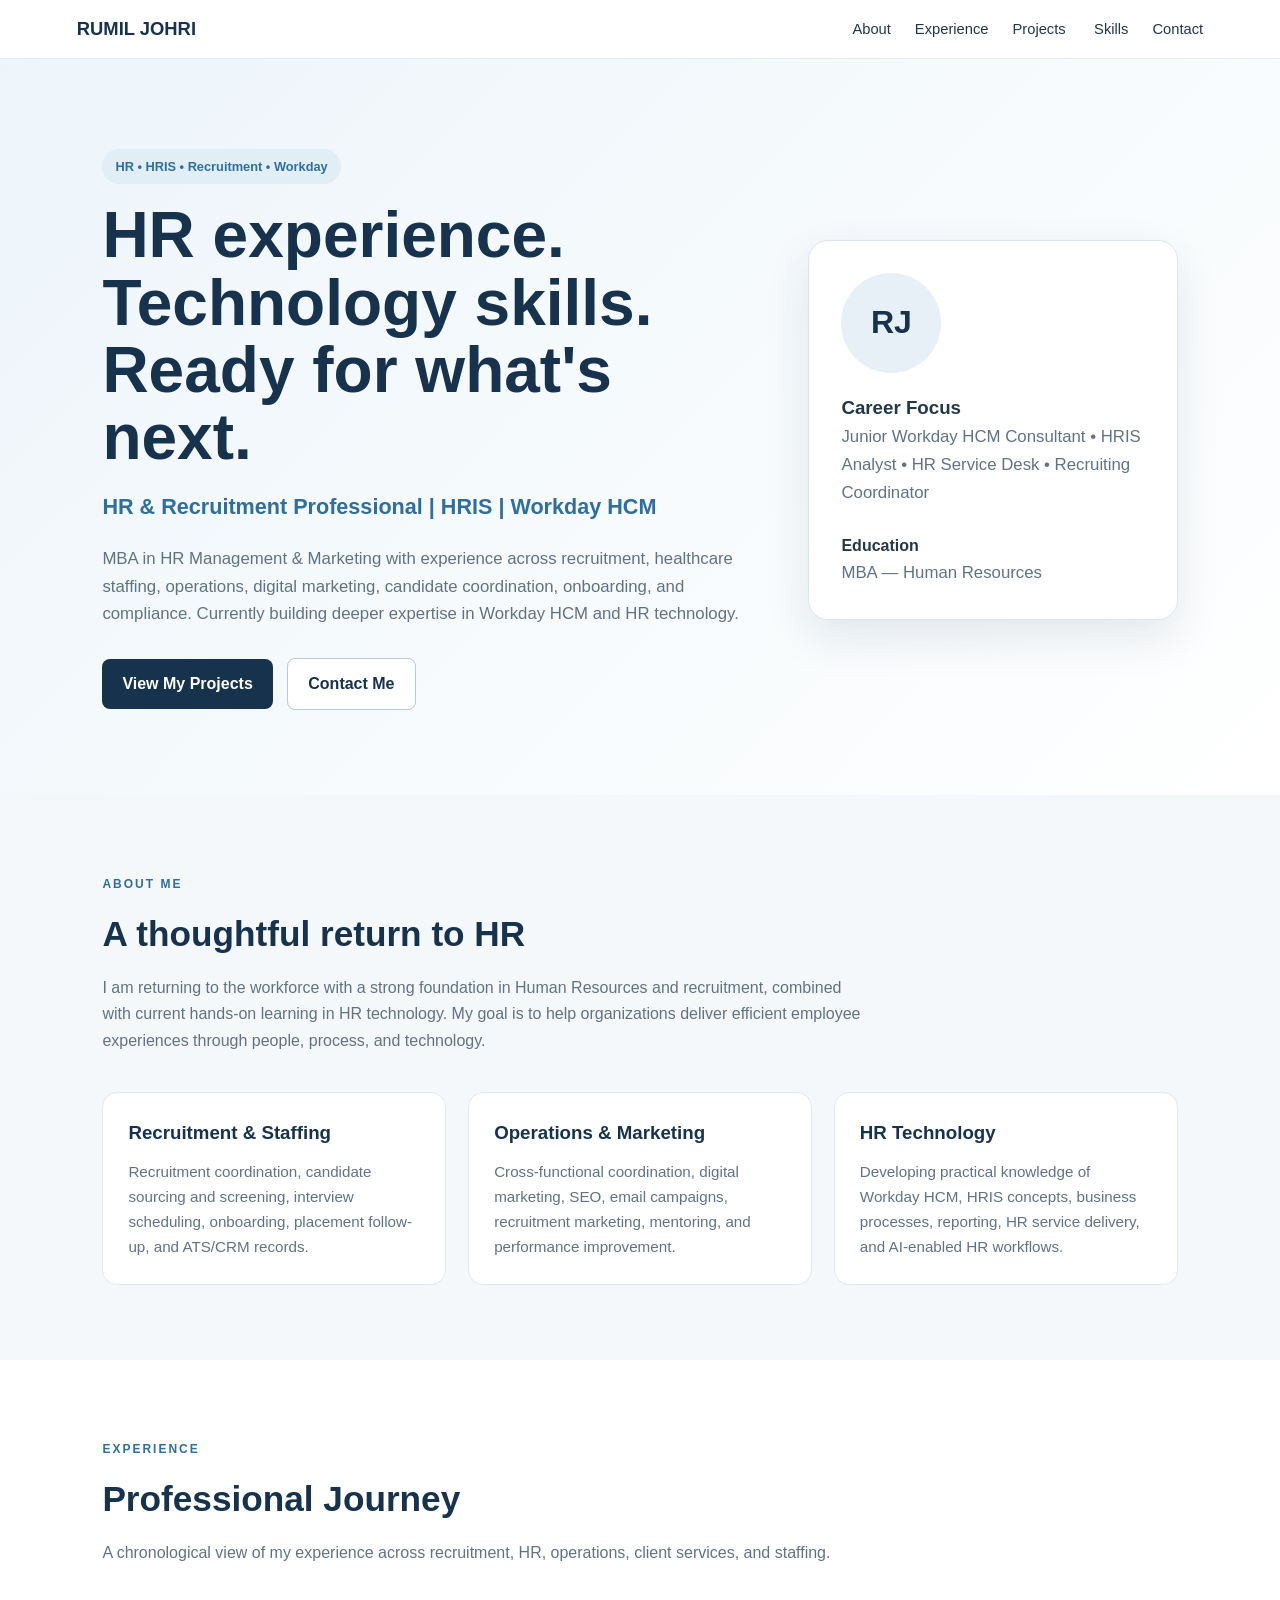
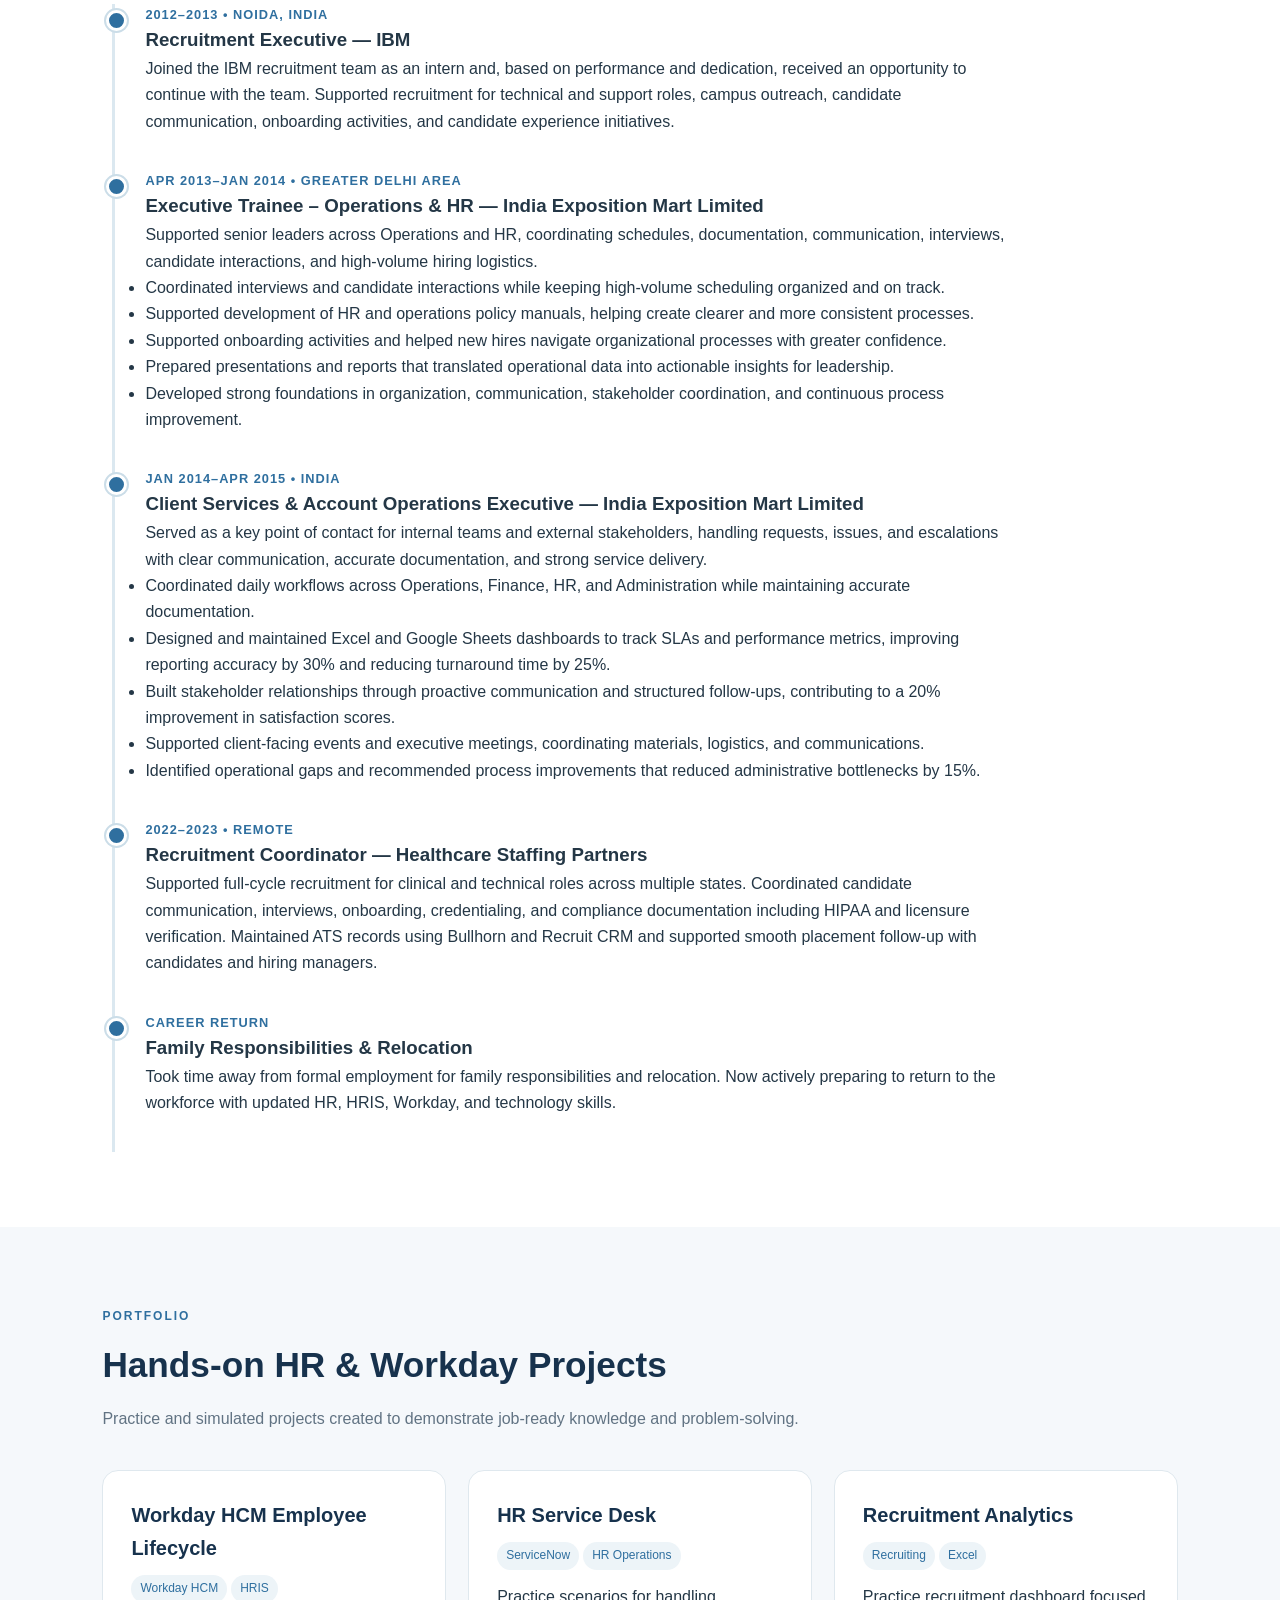
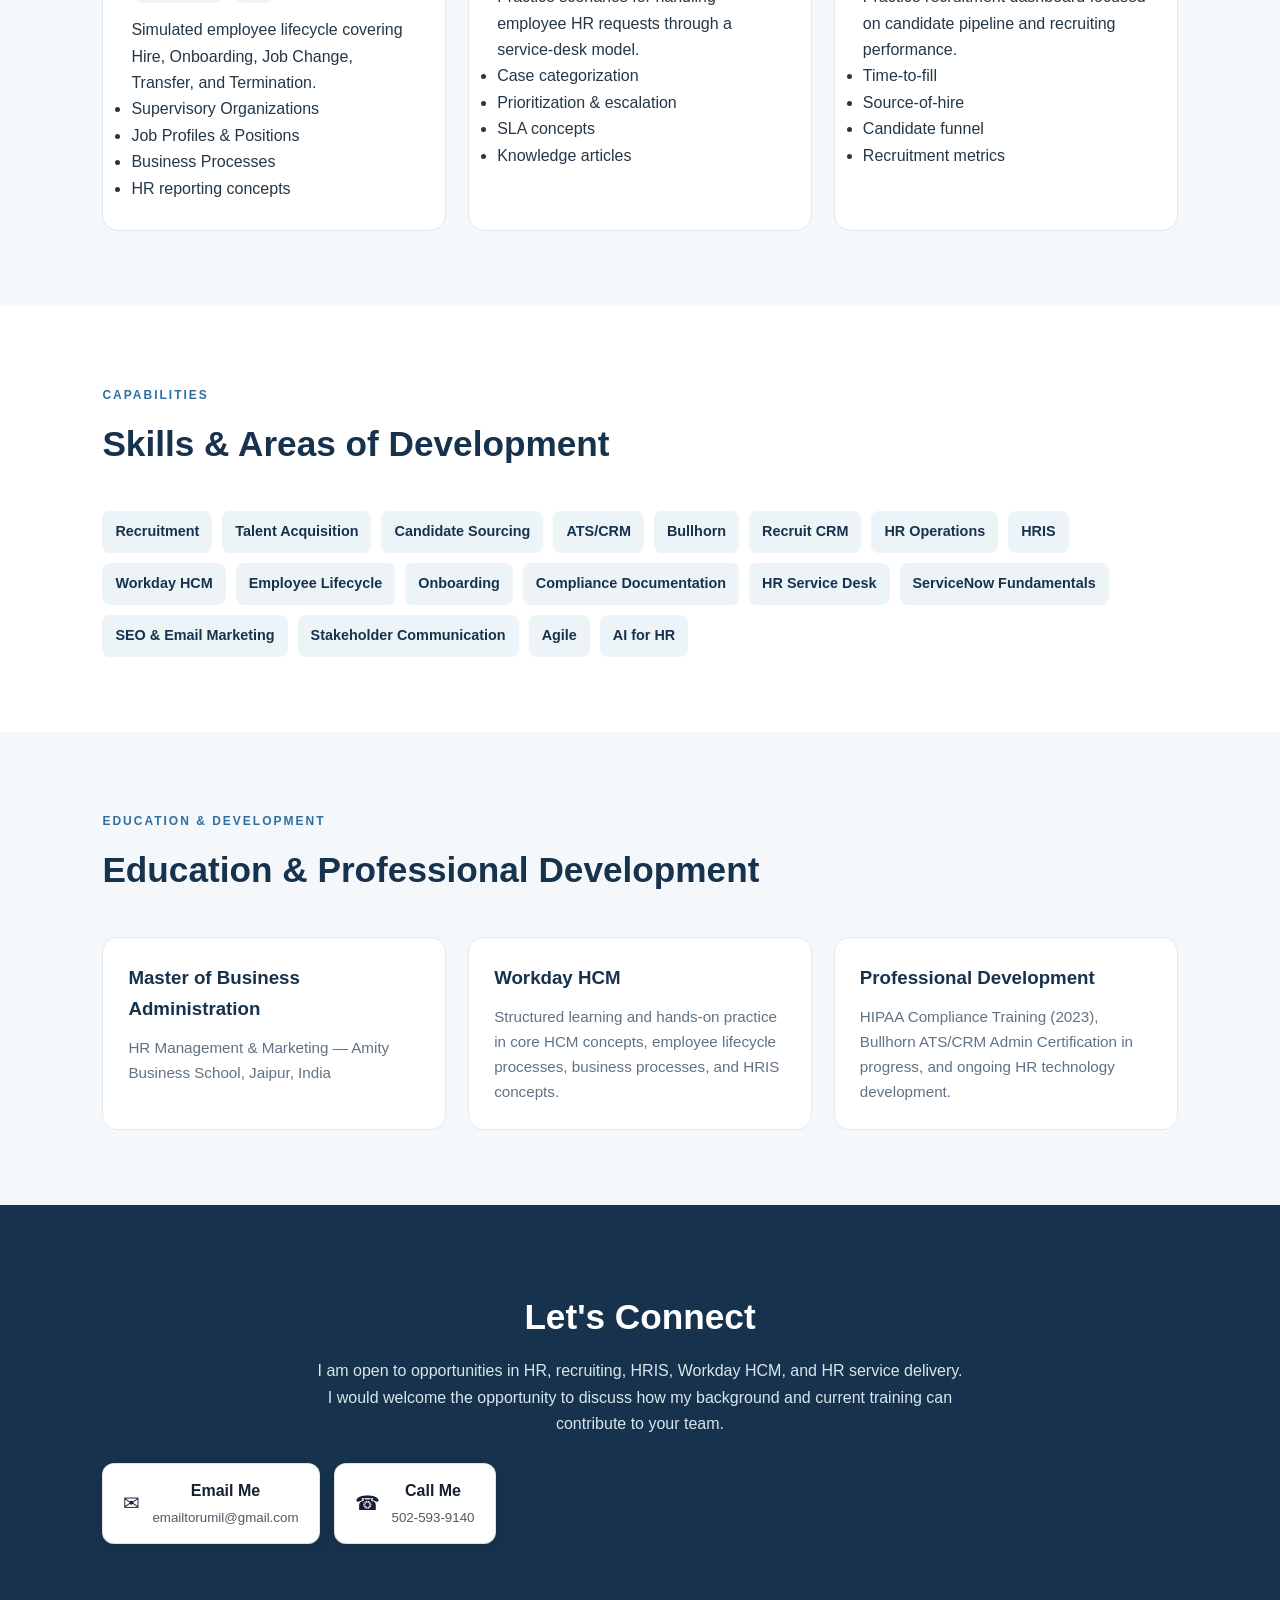
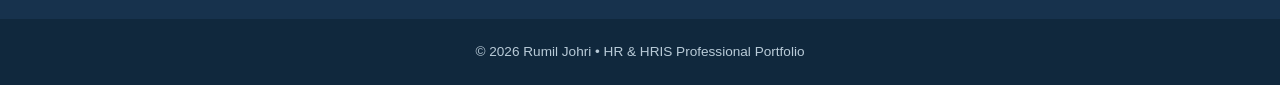
<file: rumil_johri_hr_portfolio.html.html>
<!DOCTYPE html>
<html lang="en">
<head>
<meta charset="UTF-8">
<meta name="viewport" content="width=device-width, initial-scale=1.0">
<title>Rumil Johri | HR & HRIS Professional</title>
<style>
:root{--navy:#17324d;--blue:#2f6f9f;--light:#f5f8fb;--text:#243746;--muted:#617383;--white:#fff;--gold:#d6a84f}
*{box-sizing:border-box;margin:0;padding:0}
html{scroll-behavior:smooth}
body{font-family:Arial,Helvetica,sans-serif;color:var(--text);line-height:1.65;background:#fff}
nav{position:sticky;top:0;z-index:10;background:rgba(255,255,255,.96);border-bottom:1px solid #e5ebf0;padding:14px 6%;display:flex;justify-content:space-between;align-items:center}
.logo{font-weight:800;color:var(--navy);font-size:1.15rem}
nav a{color:var(--text);text-decoration:none;margin-left:24px;font-size:.92rem}
nav a:hover{color:var(--blue)}
.hero{background:linear-gradient(135deg,#edf5fa,#fff);padding:90px 8% 85px;display:grid;grid-template-columns:1.4fr .8fr;gap:60px;align-items:center}
.badge{display:inline-block;background:#e2eef6;color:var(--blue);padding:7px 13px;border-radius:30px;font-weight:700;font-size:.8rem;margin-bottom:18px}
h1{font-size:clamp(2.5rem,5vw,4.7rem);line-height:1.05;color:var(--navy);margin-bottom:18px}
.hero h2{font-size:1.35rem;color:var(--blue);font-weight:600;margin-bottom:20px}
.hero p{max-width:700px;color:var(--muted);font-size:1.05rem}
.buttons{margin-top:30px}
.btn{display:inline-block;text-decoration:none;padding:12px 20px;border-radius:8px;margin-right:10px;font-weight:700}
.primary{background:var(--navy);color:white}.secondary{border:1px solid #b9c9d5;color:var(--navy);background:#fff}
.profile-card{background:white;border:1px solid #dce6ed;border-radius:20px;padding:32px;box-shadow:0 18px 45px rgba(23,50,77,.10)}
.profile-card .circle{width:100px;height:100px;border-radius:50%;background:#e7f0f6;display:grid;place-items:center;color:var(--navy);font-size:2rem;font-weight:800;margin-bottom:20px}
section{padding:75px 8%}
.section-head{max-width:760px;margin-bottom:38px}
.eyebrow{text-transform:uppercase;letter-spacing:2px;color:var(--blue);font-weight:800;font-size:.75rem}
h2{font-size:2.2rem;color:var(--navy);margin:8px 0 12px}
.section-head p{color:var(--muted)}
.about{background:var(--light)}
.grid{display:grid;grid-template-columns:repeat(3,1fr);gap:22px}
.card{background:white;border:1px solid #e1e9ef;border-radius:15px;padding:25px}
.card h3{color:var(--navy);margin-bottom:10px}
.card p,.card li{color:var(--muted);font-size:.95rem}
.card ul{padding-left:19px}
.timeline{max-width:900px;border-left:3px solid #dbe8f0;margin-left:10px}
.timeline-item{padding:0 0 35px 30px;position:relative}
.timeline-item:before{content:"";position:absolute;left:-9px;top:6px;width:15px;height:15px;background:var(--blue);border-radius:50%;border:3px solid white;box-shadow:0 0 0 2px #cbdde8}
.date{font-size:.8rem;color:var(--blue);font-weight:800;text-transform:uppercase;letter-spacing:1px}
.project{background:#fff;border:1px solid #dfe8ee;border-radius:16px;padding:28px}
.project h3{color:var(--navy);font-size:1.25rem}
.project .tag{display:inline-block;background:#edf4f8;color:var(--blue);padding:4px 9px;border-radius:20px;font-size:.75rem;margin:10px 4px 14px 0}
.skills{display:flex;flex-wrap:wrap;gap:10px}
.skill{padding:9px 13px;background:#edf4f8;border-radius:8px;color:var(--navy);font-weight:700;font-size:.9rem}
.contact{background:var(--navy);color:white;text-align:center}
.contact h2{color:white}.contact p{color:#d9e5ed;max-width:650px;margin:0 auto 25px}
.contact .btn{background:white;color:var(--navy)}
footer{background:#10283d;color:#b9cbd8;text-align:center;padding:22px;font-size:.85rem}
@media(max-width:800px){nav{display:block;text-align:center}.logo{margin-bottom:8px}nav a{margin:0 7px;font-size:.8rem}.hero{grid-template-columns:1fr;padding-top:60px}.grid{grid-template-columns:1fr}section{padding:55px 6%}}
</style>

<style id="contact-button-styles">
.contact-details {
  display: flex;
  flex-wrap: wrap;
  gap: 14px;
  margin-top: 18px;
}
.contact-button {
  display: flex;
  align-items: center;
  gap: 12px;
  padding: 13px 18px;
  border-radius: 12px;
  text-decoration: none;
  background: rgba(255,255,255,.08);
  border: 1px solid rgba(255,255,255,.18);
  color: inherit;
  transition: transform .2s ease, background .2s ease, box-shadow .2s ease;
}
.contact-button:hover {
  transform: translateY(-2px);
  background: rgba(255,255,255,.14);
  box-shadow: 0 8px 24px rgba(0,0,0,.12);
}
.contact-button .contact-icon {
  font-size: 1.25rem;
}
.contact-button strong,
.contact-button small {
  display: block;
}
.contact-button small {
  margin-top: 3px;
  opacity: .82;
}
@media (max-width: 600px) {
  .contact-button { width: 100%; }
}
</style>


<style>
.contact-buttons{display:flex;flex-wrap:wrap;gap:14px;margin-top:24px}
.contact-button{display:flex;align-items:center;gap:12px;padding:14px 20px;border-radius:12px;text-decoration:none!important;background:#fff;color:#172033!important;border:1px solid rgba(0,0,0,.12);box-shadow:0 5px 16px rgba(0,0,0,.08);transition:.2s ease}
.contact-button:hover{transform:translateY(-2px);box-shadow:0 8px 22px rgba(0,0,0,.14)}
.contact-icon{font-size:22px;line-height:1}
.contact-button strong,.contact-button small{display:block}
.contact-button small{margin-top:3px;opacity:.75}
@media(max-width:600px){.contact-button{width:100%;box-sizing:border-box}}
</style>
</head>
<body>

<nav>
  <div class="logo">RUMIL JOHRI</div>
  <div>
    <a href="#about">About</a><a href="#experience">Experience</a><a href="#projects">Projects</a>
    <a href="#skills">Skills</a><a href="#contact">Contact</a>
  </div>
</nav>

<header class="hero">
  <div>
    <span class="badge">HR • HRIS • Recruitment • Workday</span>
    <h1>HR experience. Technology skills. Ready for what's next.</h1>
    <h2>HR & Recruitment Professional | HRIS | Workday HCM</h2>
    <p>
      MBA in HR Management & Marketing with experience across recruitment, healthcare staffing,
      operations, digital marketing, candidate coordination, onboarding, and compliance.
      Currently building deeper expertise in Workday HCM and HR technology.
    </p>
    <div class="buttons">
      <a class="btn primary" href="#projects">View My Projects</a>
      <a class="btn secondary" href="#contact">Contact Me</a>
    </div>
  </div>
  <div class="profile-card">
    <div class="circle">RJ</div>
    <h3>Career Focus</h3>
    <p>Junior Workday HCM Consultant • HRIS Analyst • HR Service Desk • Recruiting Coordinator</p>
    <br>
    <strong>Education</strong>
    <p>MBA — Human Resources</p>
  </div>
</header>

<section id="about" class="about">
  <div class="section-head">
    <span class="eyebrow">About Me</span>
    <h2>A thoughtful return to HR</h2>
    <p>
      I am returning to the workforce with a strong foundation in Human Resources and recruitment,
      combined with current hands-on learning in HR technology. My goal is to help organizations
      deliver efficient employee experiences through people, process, and technology.
    </p>
  </div>
  <div class="grid">
    <div class="card"><h3>Recruitment & Staffing</h3><p>Recruitment coordination, candidate sourcing and screening, interview scheduling, onboarding, placement follow-up, and ATS/CRM records.</p></div>
    <div class="card"><h3>Operations & Marketing</h3><p>Cross-functional coordination, digital marketing, SEO, email campaigns, recruitment marketing, mentoring, and performance improvement.</p></div>
    <div class="card"><h3>HR Technology</h3><p>Developing practical knowledge of Workday HCM, HRIS concepts, business processes, reporting, HR service delivery, and AI-enabled HR workflows.</p></div>
  </div>
</section>

<section id="experience">
  <div class="section-head">
    <span class="eyebrow">Experience</span>
    <h2>Professional Journey</h2>
    <p>A chronological view of my experience across recruitment, HR, operations, client services, and staffing.</p>
  </div>
  <div class="timeline">
    <div class="timeline-item">
      <div class="date">2012–2013 • Noida, India</div>
      <h3>Recruitment Executive — IBM</h3>
      <p>
        Joined the IBM recruitment team as an intern and, based on performance and dedication,
        received an opportunity to continue with the team. Supported recruitment for technical
        and support roles, campus outreach, candidate communication, onboarding activities,
        and candidate experience initiatives.
      </p>
    </div>

    <div class="timeline-item">
      <div class="date">Apr 2013–Jan 2014 • Greater Delhi Area</div>
      <h3>Executive Trainee – Operations & HR — India Exposition Mart Limited</h3>
      <p>
        Supported senior leaders across Operations and HR, coordinating schedules, documentation,
        communication, interviews, candidate interactions, and high-volume hiring logistics.
      </p>
      <ul>
        <li>Coordinated interviews and candidate interactions while keeping high-volume scheduling organized and on track.</li>
        <li>Supported development of HR and operations policy manuals, helping create clearer and more consistent processes.</li>
        <li>Supported onboarding activities and helped new hires navigate organizational processes with greater confidence.</li>
        <li>Prepared presentations and reports that translated operational data into actionable insights for leadership.</li>
        <li>Developed strong foundations in organization, communication, stakeholder coordination, and continuous process improvement.</li>
      </ul>
    </div>

    <div class="timeline-item">
      <div class="date">Jan 2014–Apr 2015 • India</div>
      <h3>Client Services & Account Operations Executive — India Exposition Mart Limited</h3>
      <p>
        Served as a key point of contact for internal teams and external stakeholders, handling
        requests, issues, and escalations with clear communication, accurate documentation, and
        strong service delivery.
      </p>
      <ul>
        <li>Coordinated daily workflows across Operations, Finance, HR, and Administration while maintaining accurate documentation.</li>
        <li>Designed and maintained Excel and Google Sheets dashboards to track SLAs and performance metrics, improving reporting accuracy by 30% and reducing turnaround time by 25%.</li>
        <li>Built stakeholder relationships through proactive communication and structured follow-ups, contributing to a 20% improvement in satisfaction scores.</li>
        <li>Supported client-facing events and executive meetings, coordinating materials, logistics, and communications.</li>
        <li>Identified operational gaps and recommended process improvements that reduced administrative bottlenecks by 15%.</li>
      </ul>
    </div>

    <div class="timeline-item">
      <div class="date">2022–2023 • Remote</div>
      <h3>Recruitment Coordinator — Healthcare Staffing Partners</h3>
      <p>
        Supported full-cycle recruitment for clinical and technical roles across multiple states.
        Coordinated candidate communication, interviews, onboarding, credentialing, and compliance
        documentation including HIPAA and licensure verification. Maintained ATS records using
        Bullhorn and Recruit CRM and supported smooth placement follow-up with candidates and hiring managers.
      </p>
    </div>

    <div class="timeline-item">
      <div class="date">Career Return</div>
      <h3>Family Responsibilities & Relocation</h3>
      <p>
        Took time away from formal employment for family responsibilities and relocation.
        Now actively preparing to return to the workforce with updated HR, HRIS, Workday,
        and technology skills.
      </p>
    </div>
  </div>
</section>

<section id="projects" class="about">
  <div class="section-head">
    <span class="eyebrow">Portfolio</span>
    <h2>Hands-on HR & Workday Projects</h2>
    <p>Practice and simulated projects created to demonstrate job-ready knowledge and problem-solving.</p>
  </div>
  <div class="grid">
    <div class="project">
      <h3>Workday HCM Employee Lifecycle</h3>
      <span class="tag">Workday HCM</span><span class="tag">HRIS</span>
      <p>Simulated employee lifecycle covering Hire, Onboarding, Job Change, Transfer, and Termination.</p>
      <ul><li>Supervisory Organizations</li><li>Job Profiles & Positions</li><li>Business Processes</li><li>HR reporting concepts</li></ul>
    </div>
    <div class="project">
      <h3>HR Service Desk</h3>
      <span class="tag">ServiceNow</span><span class="tag">HR Operations</span>
      <p>Practice scenarios for handling employee HR requests through a service-desk model.</p>
      <ul><li>Case categorization</li><li>Prioritization & escalation</li><li>SLA concepts</li><li>Knowledge articles</li></ul>
    </div>
    <div class="project">
      <h3>Recruitment Analytics</h3>
      <span class="tag">Recruiting</span><span class="tag">Excel</span>
      <p>Practice recruitment dashboard focused on candidate pipeline and recruiting performance.</p>
      <ul><li>Time-to-fill</li><li>Source-of-hire</li><li>Candidate funnel</li><li>Recruitment metrics</li></ul>
    </div>
  </div>
</section>

<section id="skills">
  <div class="section-head">
    <span class="eyebrow">Capabilities</span>
    <h2>Skills & Areas of Development</h2>
  </div>
  <div class="skills">
    <span class="skill">Recruitment</span><span class="skill">Talent Acquisition</span>
    <span class="skill">Candidate Sourcing</span><span class="skill">ATS/CRM</span><span class="skill">Bullhorn</span>
    <span class="skill">Recruit CRM</span><span class="skill">HR Operations</span><span class="skill">HRIS</span>
    <span class="skill">Workday HCM</span><span class="skill">Employee Lifecycle</span><span class="skill">Onboarding</span>
    <span class="skill">Compliance Documentation</span><span class="skill">HR Service Desk</span>
    <span class="skill">ServiceNow Fundamentals</span><span class="skill">SEO & Email Marketing</span>
    <span class="skill">Stakeholder Communication</span><span class="skill">Agile</span><span class="skill">AI for HR</span>
  </div>
</section>

<section class="about">
  <div class="section-head">
    <span class="eyebrow">Education & Development</span>
    <h2>Education & Professional Development</h2>
  </div>
  <div class="grid">
    <div class="card"><h3>Master of Business Administration</h3><p>HR Management & Marketing — Amity Business School, Jaipur, India</p></div>
    <div class="card"><h3>Workday HCM</h3><p>Structured learning and hands-on practice in core HCM concepts, employee lifecycle processes, business processes, and HRIS concepts.</p></div>
    <div class="card"><h3>Professional Development</h3><p>HIPAA Compliance Training (2023), Bullhorn ATS/CRM Admin Certification in progress, and ongoing HR technology development.</p></div>
  </div>
</section>

<section id="contact" class="contact">
  <h2>Let's Connect</h2>
  <p>
    I am open to opportunities in HR, recruiting, HRIS, Workday HCM, and HR service delivery.
    I would welcome the opportunity to discuss how my background and current training can contribute to your team.
  </p>
  <div class="contact-buttons">
    <a class="contact-button" href="mailto:emailtorumil@gmail.com">
      <span class="contact-icon">✉</span>
      <span><strong>Email Me</strong><small>emailtorumil@gmail.com</small></span>
    </a>
    <a class="contact-button" href="tel:+15025939140">
      <span class="contact-icon">☎</span>
      <span><strong>Call Me</strong><small>502-593-9140</small></span>
    </a>
  </div>
</section>

<footer>© 2026 Rumil Johri • HR & HRIS Professional Portfolio</footer>
</body>
</html>
</file>
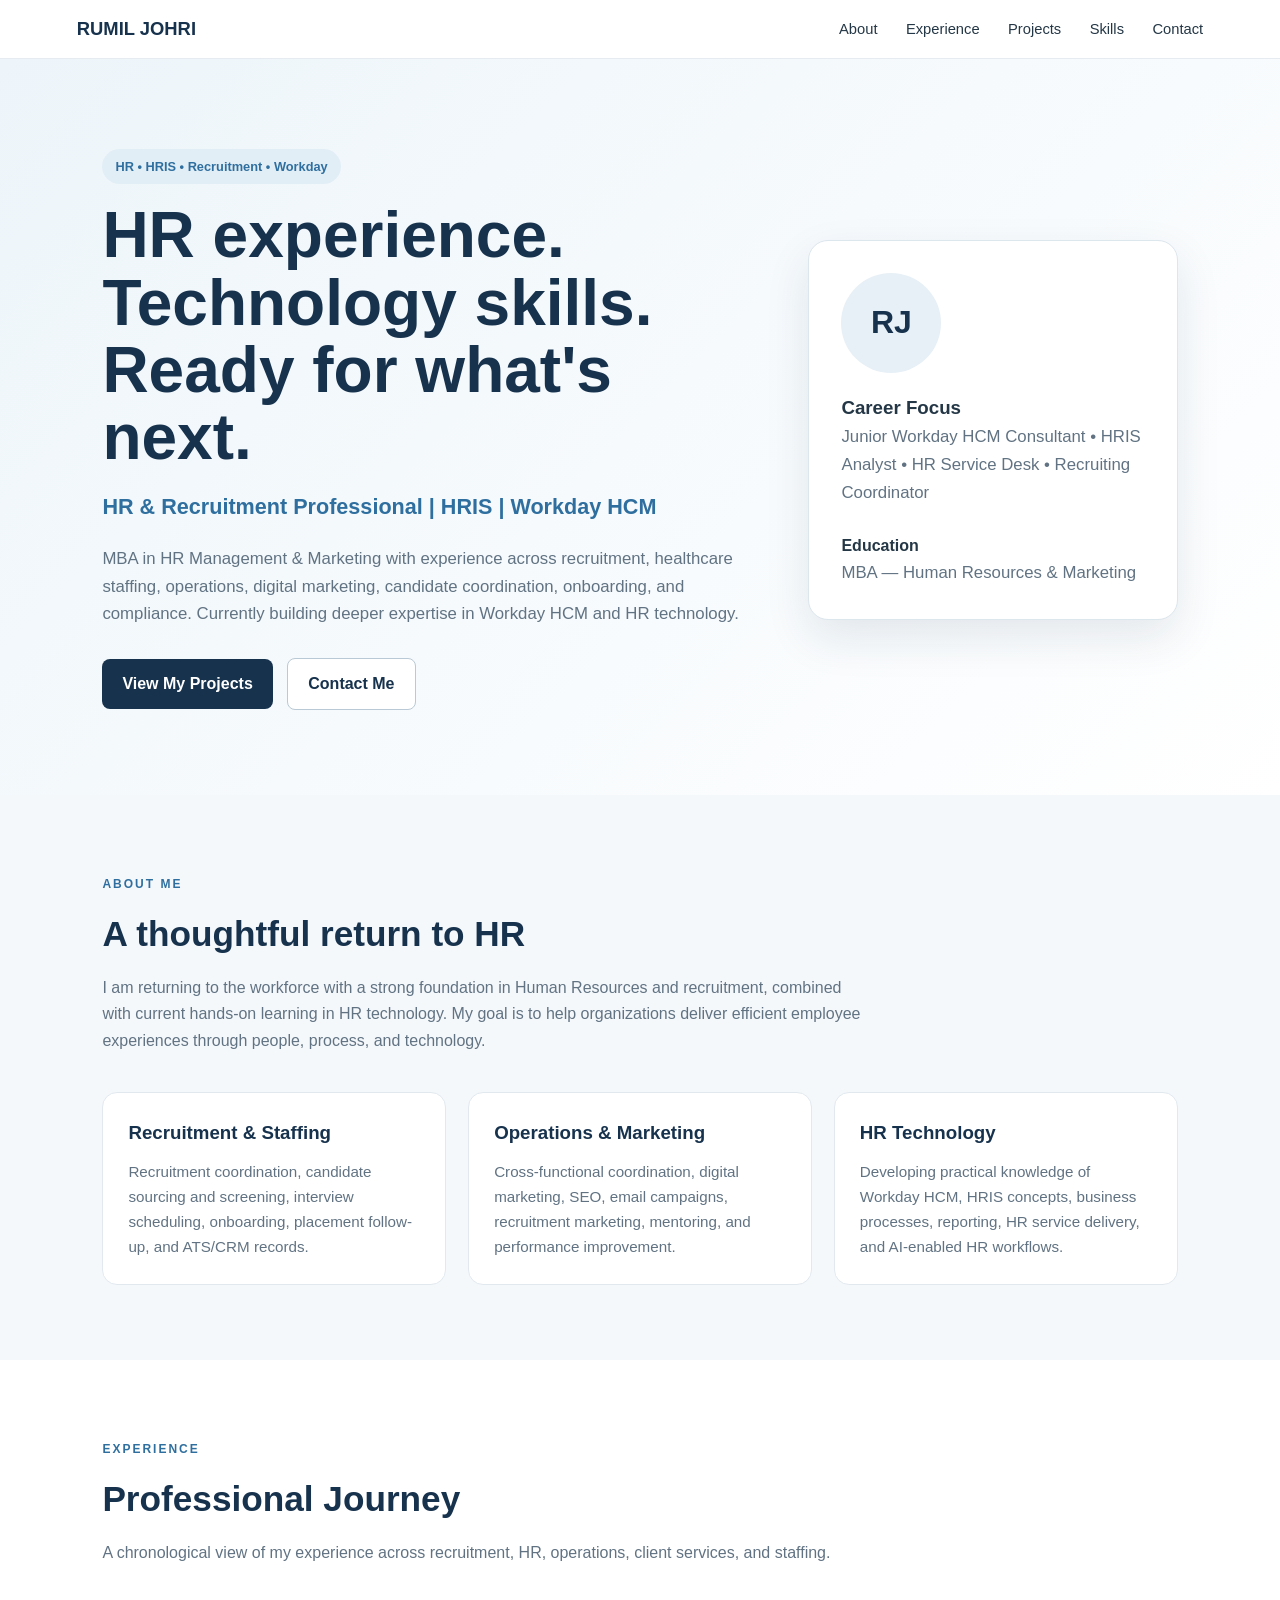
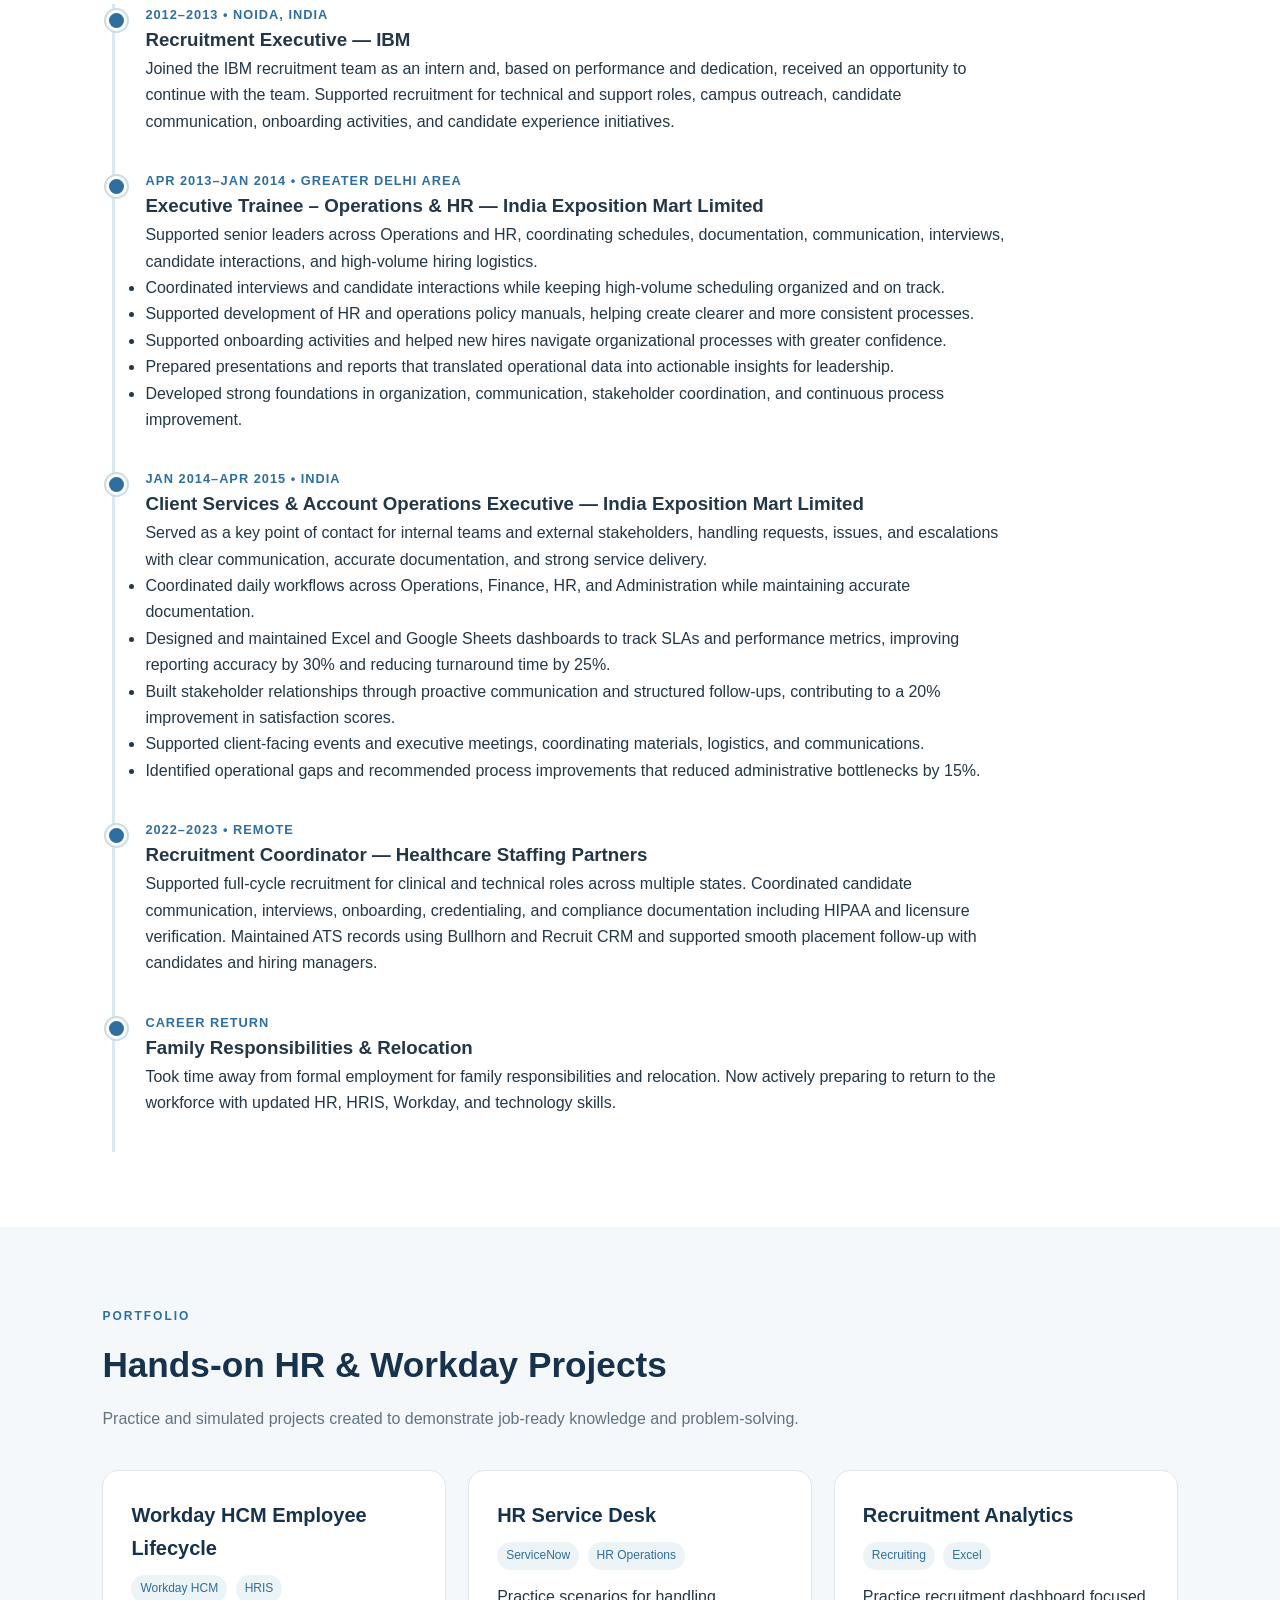
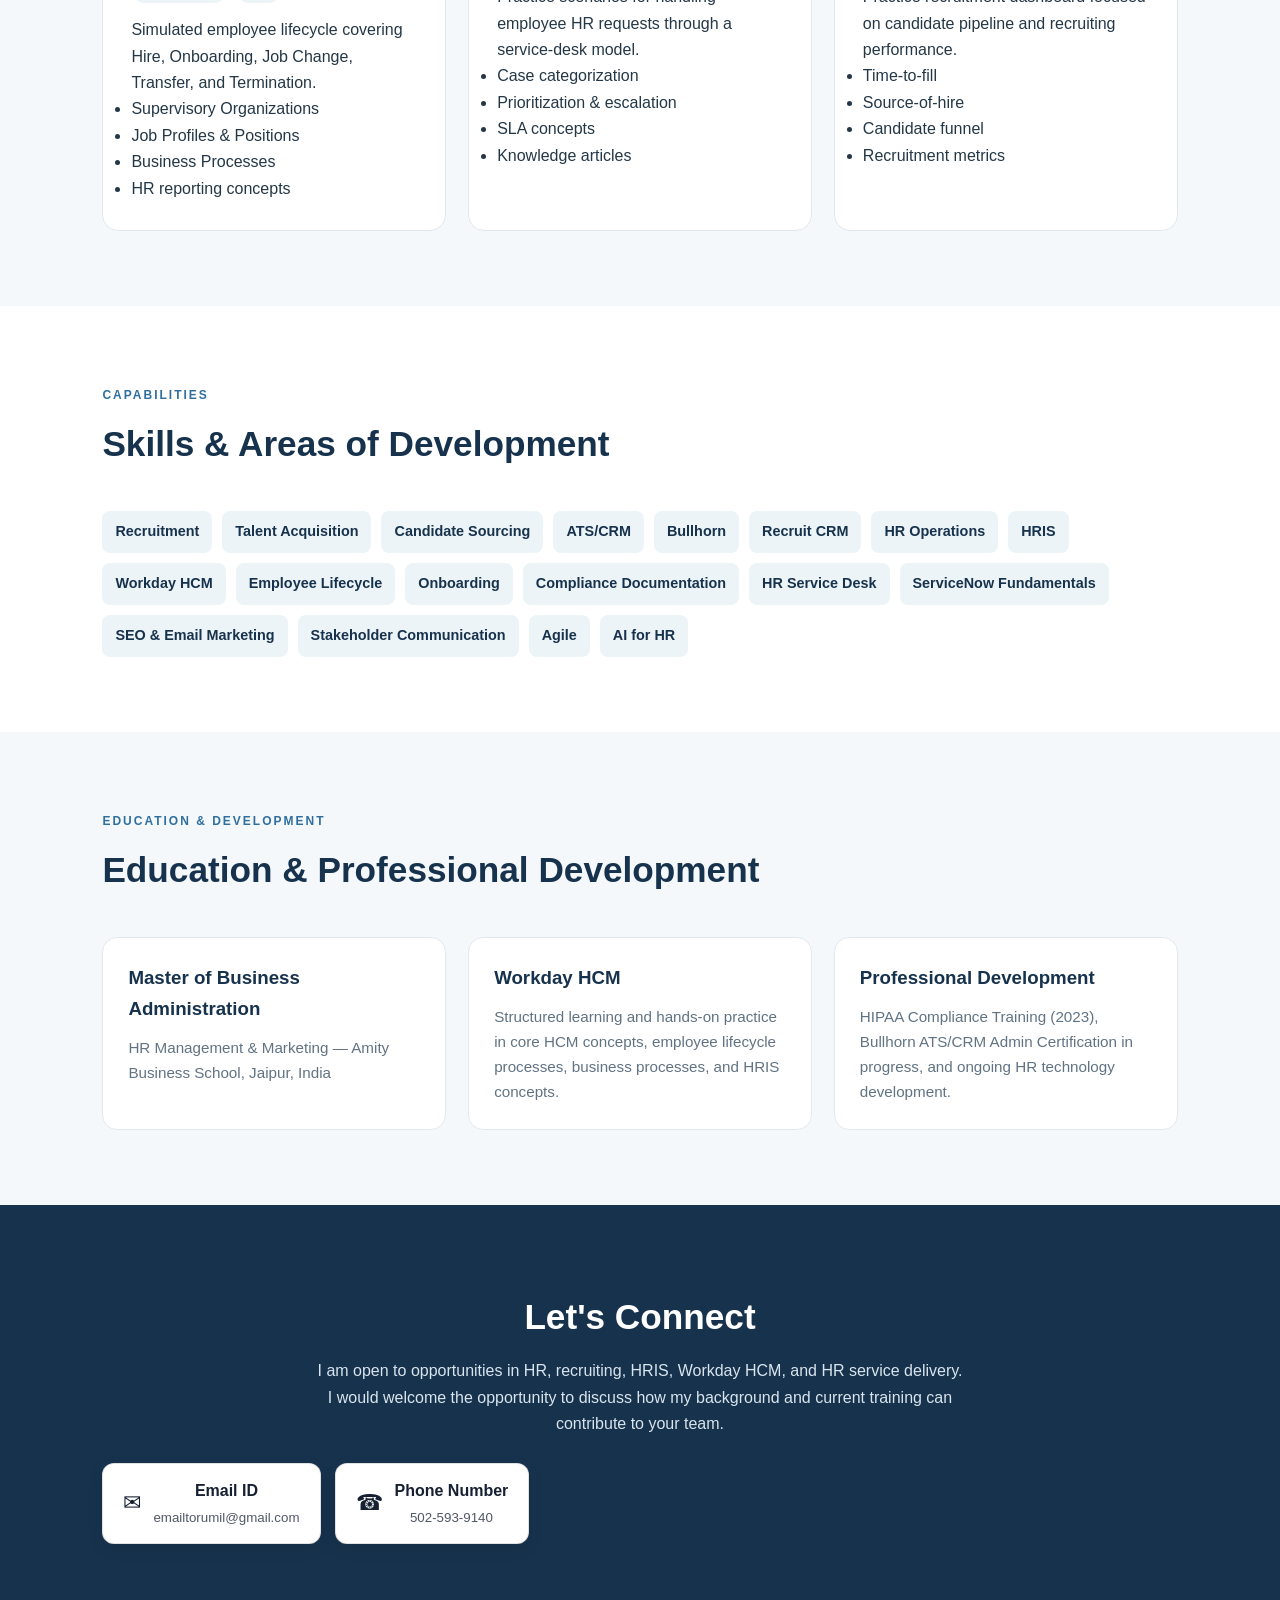
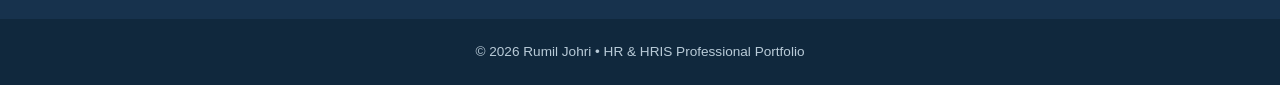
<file: Portfolio website/plain_html_portfolio/Rumil_johri portfolio.html>
<!DOCTYPE html>
<html lang="en">
<head>
  <meta charset="UTF-8" />
  <meta name="viewport" content="width=device-width, initial-scale=1.0" />
  <title>Rumil Johri | HR & HRIS Professional</title>

  <style>
    :root {
      --navy:#17324d;
      --blue:#2f6f9f;
      --light:#f5f8fb;
      --text:#243746;
      --muted:#617383;
      --white:#fff;
      --gold:#d6a84f
    }
    * { box-sizing:border-box; margin:0; padding:0; }
    html { scroll-behavior:smooth; }

    body{
      font-family:Arial,Helvetica,sans-serif;
      color:var(--text);
      line-height:1.65;
      background:#fff;
    }

    nav{
      position:sticky;
      top:0;
      z-index:10;
      background:rgba(255,255,255,.96);
      border-bottom:1px solid #e5ebf0;
      padding:14px 6%;
      display:flex;
      justify-content:space-between;
      align-items:center
    }
    .logo{ font-weight:800; color:var(--navy); font-size:1.15rem; }
    nav a{
      color:var(--text);
      text-decoration:none;
      margin-left:24px;
      font-size:.92rem
    }
    nav a:hover{ color:var(--blue); }

    .hero{
      background:linear-gradient(135deg,#edf5fa,#fff);
      padding:90px 8% 85px;
      display:grid;
      grid-template-columns:1.4fr .8fr;
      gap:60px;
      align-items:center
    }
    .badge{
      display:inline-block;
      background:#e2eef6;
      color:var(--blue);
      padding:7px 13px;
      border-radius:30px;
      font-weight:700;
      font-size:.8rem;
      margin-bottom:18px
    }
    h1{
      font-size:clamp(2.5rem,5vw,4.7rem);
      line-height:1.05;
      color:var(--navy);
      margin-bottom:18px
    }
    .hero h2{
      font-size:1.35rem;
      color:var(--blue);
      font-weight:600;
      margin-bottom:20px
    }
    .hero p{
      max-width:700px;
      color:var(--muted);
      font-size:1.05rem
    }

    .buttons{ margin-top:30px }
    .btn{
      display:inline-block;
      text-decoration:none;
      padding:12px 20px;
      border-radius:8px;
      margin-right:10px;
      font-weight:700
    }
    .primary{ background:var(--navy); color:white; }
    .secondary{ border:1px solid #b9c9d5; color:var(--navy); background:#fff; }

    .profile-card{
      background:white;
      border:1px solid #dce6ed;
      border-radius:20px;
      padding:32px;
      box-shadow:0 18px 45px rgba(23,50,77,.10)
    }
    .profile-card .circle{
      width:100px; height:100px;
      border-radius:50%;
      background:#e7f0f6;
      display:grid; place-items:center;
      color:var(--navy);
      font-size:2rem; font-weight:800;
      margin-bottom:20px
    }

    section{ padding:75px 8% }
    .section-head{ max-width:760px; margin-bottom:38px }
    .eyebrow{
      text-transform:uppercase;
      letter-spacing:2px;
      color:var(--blue);
      font-weight:800;
      font-size:.75rem
    }
    h2{ font-size:2.2rem; color:var(--navy); margin:8px 0 12px }
    .section-head p{ color:var(--muted) }
    .about{ background:var(--light) }

    .grid{
      display:grid;
      grid-template-columns:repeat(3,1fr);
      gap:22px
    }
    .card{
      background:white;
      border:1px solid #e1e9ef;
      border-radius:15px;
      padding:25px
    }
    .card h3{ color:var(--navy); margin-bottom:10px }
    .card p,.card li{ color:var(--muted); font-size:.95rem }
    .card ul{ padding-left:19px }

    .timeline{
      max-width:900px;
      border-left:3px solid #dbe8f0;
      margin-left:10px
    }
    .timeline-item{
      padding:0 0 35px 30px;
      position:relative
    }
    .timeline-item:before{
      content:"";
      position:absolute;
      left:-9px; top:6px;
      width:15px; height:15px;
      background:var(--blue);
      border-radius:50%;
      border:3px solid white;
      box-shadow:0 0 0 2px #cbdde8
    }
    .date{
      font-size:.8rem;
      color:var(--blue);
      font-weight:800;
      text-transform:uppercase;
      letter-spacing:1px
    }

    .project{
      background:#fff;
      border:1px solid #dfe8ee;
      border-radius:16px;
      padding:28px
    }
    .project h3{ color:var(--navy); font-size:1.25rem }
    .project .tag{
      display:inline-block;
      background:#edf4f8;
      color:var(--blue);
      padding:4px 9px;
      border-radius:20px;
      font-size:.75rem;
      margin:10px 4px 14px 0
    }

    .skills{
      display:flex;
      flex-wrap:wrap;
      gap:10px
    }
    .skill{
      padding:9px 13px;
      background:#edf4f8;
      border-radius:8px;
      color:var(--navy);
      font-weight:700;
      font-size:.9rem
    }

    .contact{
      background:var(--navy);
      color:white;
      text-align:center
    }
    .contact h2{ color:white }
    .contact p{
      color:#d9e5ed;
      max-width:650px;
      margin:0 auto 25px
    }

    /* Contact buttons */
    .contact-buttons{
      display:flex;
      flex-wrap:wrap;
      gap:14px;
      margin-top:24px
    }
    .contact-button{
      display:flex;
      align-items:center;
      gap:12px;
      padding:14px 20px;
      border-radius:12px;
      text-decoration:none!important;
      background:#fff;
      color:#172033!important;
      border:1px solid rgba(0,0,0,.12);
      box-shadow:0 5px 16px rgba(0,0,0,.08);
      transition:.2s ease
    }
    .contact-button:hover{
      transform:translateY(-2px);
      box-shadow:0 8px 22px rgba(0,0,0,.14)
    }
    .contact-icon{ font-size:22px; line-height:1 }
    .contact-button strong, .contact-button small{ display:block }
    .contact-button small{ margin-top:3px; opacity:.75 }

    footer{
      background:#10283d;
      color:#b9cbd8;
      text-align:center;
      padding:22px;
      font-size:.85rem
    }

    @media(max-width:800px){
      nav{ display:block; text-align:center }
      .logo{ margin-bottom:8px }
      nav a{ margin:0 7px; font-size:.8rem }
      .hero{ grid-template-columns:1fr; padding-top:60px }
      .grid{ grid-template-columns:1fr }
      section{ padding:55px 6% }
    }
    @media(max-width:600px){
      .contact-button{ width:100%; box-sizing:border-box }
    }
  </style>
</head>

<body>
  <nav>
    <div class="logo">RUMIL JOHRI</div>
    <div>
      <a href="#about">About</a>
      <a href="#experience">Experience</a>
      <a href="#projects">Projects</a>
      <a href="#skills">Skills</a>
      <a href="#contact">Contact</a>
    </div>
  </nav>

  <header class="hero">
    <div>
      <span class="badge">HR • HRIS • Recruitment • Workday</span>
      <h1>HR experience. Technology skills. Ready for what's next.</h1>
      <h2>HR & Recruitment Professional | HRIS | Workday HCM</h2>

      <p>
        MBA in HR Management & Marketing with experience across recruitment, healthcare staffing,
        operations, digital marketing, candidate coordination, onboarding, and compliance.
        Currently building deeper expertise in Workday HCM and HR technology.
      </p>

      <div class="buttons">
        <a class="btn primary" href="#projects">View My Projects</a>
        <a class="btn secondary" href="#contact">Contact Me</a>
      </div>
    </div>

    <div class="profile-card">
      <div class="circle">RJ</div>
      <h3>Career Focus</h3>
      <p>Junior Workday HCM Consultant • HRIS Analyst • HR Service Desk • Recruiting Coordinator</p>
      <br />
      <strong>Education</strong>
      <p>MBA — Human Resources & Marketing</p>
    </div>
  </header>

  <section id="about" class="about">
    <div class="section-head">
      <span class="eyebrow">About Me</span>
      <h2>A thoughtful return to HR</h2>
      <p>
        I am returning to the workforce with a strong foundation in Human Resources and recruitment,
        combined with current hands-on learning in HR technology. My goal is to help organizations
        deliver efficient employee experiences through people, process, and technology.
      </p>
    </div>

    <div class="grid">
      <div class="card">
        <h3>Recruitment & Staffing</h3>
        <p>Recruitment coordination, candidate sourcing and screening, interview scheduling, onboarding, placement follow-up, and ATS/CRM records.</p>
      </div>

      <div class="card">
        <h3>Operations & Marketing</h3>
        <p>Cross-functional coordination, digital marketing, SEO, email campaigns, recruitment marketing, mentoring, and performance improvement.</p>
      </div>

      <div class="card">
        <h3>HR Technology</h3>
        <p>Developing practical knowledge of Workday HCM, HRIS concepts, business processes, reporting, HR service delivery, and AI-enabled HR workflows.</p>
      </div>
    </div>
  </section>

  <section id="experience">
    <div class="section-head">
      <span class="eyebrow">Experience</span>
      <h2>Professional Journey</h2>
      <p>A chronological view of my experience across recruitment, HR, operations, client services, and staffing.</p>
    </div>

    <div class="timeline">
      <div class="timeline-item">
        <div class="date">2012–2013 • Noida, India</div>
        <h3>Recruitment Executive — IBM</h3>
        <p>Joined the IBM recruitment team as an intern and, based on performance and dedication, received an opportunity to continue with the team. Supported recruitment for technical and support roles, campus outreach, candidate communication, onboarding activities, and candidate experience initiatives.</p>
      </div>

      <div class="timeline-item">
        <div class="date">Apr 2013–Jan 2014 • Greater Delhi Area</div>
        <h3>Executive Trainee – Operations & HR — India Exposition Mart Limited</h3>
        <p>Supported senior leaders across Operations and HR, coordinating schedules, documentation, communication, interviews, candidate interactions, and high-volume hiring logistics.</p>
        <ul>
          <li>Coordinated interviews and candidate interactions while keeping high-volume scheduling organized and on track.</li>
          <li>Supported development of HR and operations policy manuals, helping create clearer and more consistent processes.</li>
          <li>Supported onboarding activities and helped new hires navigate organizational processes with greater confidence.</li>
          <li>Prepared presentations and reports that translated operational data into actionable insights for leadership.</li>
          <li>Developed strong foundations in organization, communication, stakeholder coordination, and continuous process improvement.</li>
        </ul>
      </div>

      <div class="timeline-item">
        <div class="date">Jan 2014–Apr 2015 • India</div>
        <h3>Client Services & Account Operations Executive — India Exposition Mart Limited</h3>
        <p>Served as a key point of contact for internal teams and external stakeholders, handling requests, issues, and escalations with clear communication, accurate documentation, and strong service delivery.</p>
        <ul>
          <li>Coordinated daily workflows across Operations, Finance, HR, and Administration while maintaining accurate documentation.</li>
          <li>Designed and maintained Excel and Google Sheets dashboards to track SLAs and performance metrics, improving reporting accuracy by 30% and reducing turnaround time by 25%.</li>
          <li>Built stakeholder relationships through proactive communication and structured follow-ups, contributing to a 20% improvement in satisfaction scores.</li>
          <li>Supported client-facing events and executive meetings, coordinating materials, logistics, and communications.</li>
          <li>Identified operational gaps and recommended process improvements that reduced administrative bottlenecks by 15%.</li>
        </ul>
      </div>

      <div class="timeline-item">
        <div class="date">2022–2023 • Remote</div>
        <h3>Recruitment Coordinator — Healthcare Staffing Partners</h3>
        <p>Supported full-cycle recruitment for clinical and technical roles across multiple states. Coordinated candidate communication, interviews, onboarding, credentialing, and compliance documentation including HIPAA and licensure verification. Maintained ATS records using Bullhorn and Recruit CRM and supported smooth placement follow-up with candidates and hiring managers.</p>
      </div>

      <div class="timeline-item">
        <div class="date">Career Return</div>
        <h3>Family Responsibilities & Relocation</h3>
        <p>Took time away from formal employment for family responsibilities and relocation. Now actively preparing to return to the workforce with updated HR, HRIS, Workday, and technology skills.</p>
      </div>
    </div>
  </section>

  <section id="projects" class="about">
    <div class="section-head">
      <span class="eyebrow">Portfolio</span>
      <h2>Hands-on HR & Workday Projects</h2>
      <p>Practice and simulated projects created to demonstrate job-ready knowledge and problem-solving.</p>
    </div>

    <div class="grid">
      <div class="project">
        <h3>Workday HCM Employee Lifecycle</h3>
        <span class="tag">Workday HCM</span>
        <span class="tag">HRIS</span>
        <p>Simulated employee lifecycle covering Hire, Onboarding, Job Change, Transfer, and Termination.</p>
        <ul>
          <li>Supervisory Organizations</li>
          <li>Job Profiles & Positions</li>
          <li>Business Processes</li>
          <li>HR reporting concepts</li>
        </ul>
      </div>

      <div class="project">
        <h3>HR Service Desk</h3>
        <span class="tag">ServiceNow</span>
        <span class="tag">HR Operations</span>
        <p>Practice scenarios for handling employee HR requests through a service-desk model.</p>
        <ul>
          <li>Case categorization</li>
          <li>Prioritization & escalation</li>
          <li>SLA concepts</li>
          <li>Knowledge articles</li>
        </ul>
      </div>

      <div class="project">
        <h3>Recruitment Analytics</h3>
        <span class="tag">Recruiting</span>
        <span class="tag">Excel</span>
        <p>Practice recruitment dashboard focused on candidate pipeline and recruiting performance.</p>
        <ul>
          <li>Time-to-fill</li>
          <li>Source-of-hire</li>
          <li>Candidate funnel</li>
          <li>Recruitment metrics</li>
        </ul>
      </div>
    </div>
  </section>

  <section id="skills">
    <div class="section-head">
      <span class="eyebrow">Capabilities</span>
      <h2>Skills & Areas of Development</h2>
    </div>

    <div class="skills">
      <span class="skill">Recruitment</span>
      <span class="skill">Talent Acquisition</span>
      <span class="skill">Candidate Sourcing</span>
      <span class="skill">ATS/CRM</span>
      <span class="skill">Bullhorn</span>
      <span class="skill">Recruit CRM</span>
      <span class="skill">HR Operations</span>
      <span class="skill">HRIS</span>
      <span class="skill">Workday HCM</span>
      <span class="skill">Employee Lifecycle</span>
      <span class="skill">Onboarding</span>
      <span class="skill">Compliance Documentation</span>
      <span class="skill">HR Service Desk</span>
      <span class="skill">ServiceNow Fundamentals</span>
      <span class="skill">SEO & Email Marketing</span>
      <span class="skill">Stakeholder Communication</span>
      <span class="skill">Agile</span>
      <span class="skill">AI for HR</span>
    </div>
  </section>

  <section class="about">
    <div class="section-head">
      <span class="eyebrow">Education & Development</span>
      <h2>Education & Professional Development</h2>
    </div>

    <div class="grid">
      <div class="card">
        <h3>Master of Business Administration</h3>
        <p>HR Management & Marketing — Amity Business School, Jaipur, India</p>
      </div>

      <div class="card">
        <h3>Workday HCM</h3>
        <p>Structured learning and hands-on practice in core HCM concepts, employee lifecycle processes, business processes, and HRIS concepts.</p>
      </div>

      <div class="card">
        <h3>Professional Development</h3>
        <p>HIPAA Compliance Training (2023), Bullhorn ATS/CRM Admin Certification in progress, and ongoing HR technology development.</p>
      </div>
    </div>
  </section>

  <section id="contact" class="contact">
    <h2>Let's Connect</h2>
    <p>
      I am open to opportunities in HR, recruiting, HRIS, Workday HCM, and HR service delivery.
      I would welcome the opportunity to discuss how my background and current training can contribute to your team.
    </p>

    <div class="contact-buttons">
      <a class="contact-button" href="mailto:emailtorumil@gmail.com">
        <span class="contact-icon">✉</span>
        <span>
          <strong>Email ID</strong>
          <small>emailtorumil@gmail.com</small>
        </span>
      </a>

      <a class="contact-button" href="tel:+15025939140">
        <span class="contact-icon">☎</span>
        <span>
          <strong>Phone Number</strong>
          <small>502-593-9140</small>
        </span>
      </a>
    </div>
  </section>

  <footer>© 2026 Rumil Johri • HR & HRIS Professional Portfolio</footer>
</file>
